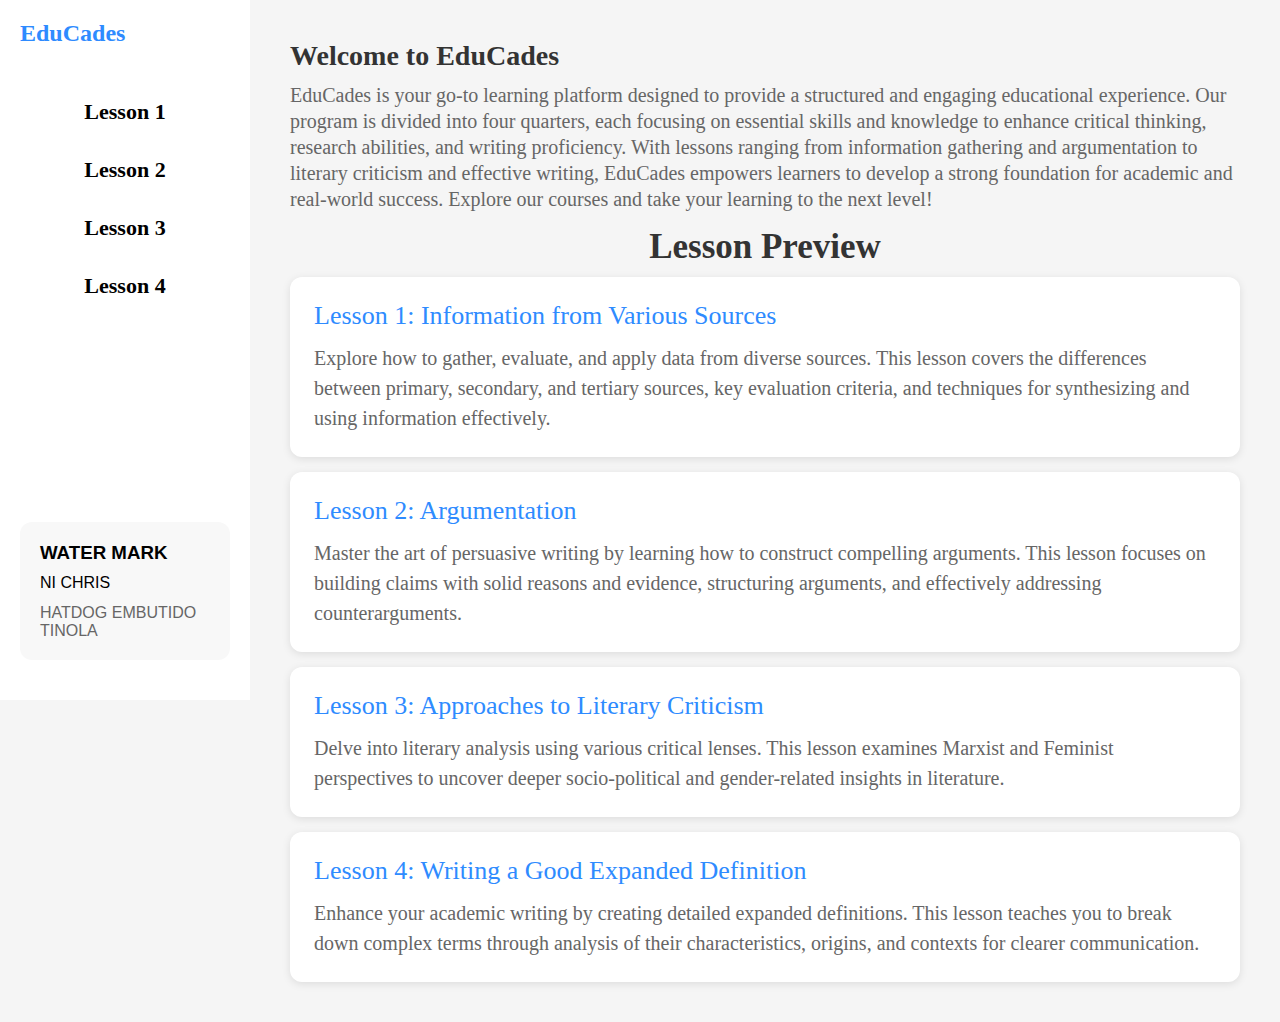
<file: MyLearningPlatform/index.html>
<!DOCTYPE html>

<head>

    <title>EduEra Learning</title>
    <link rel="stylesheet" href="styles.css">
</head>
<body>
    <div class="sidebar">
        <div class="logo">EduCades</div>
            <div style="text-align: center;"> 
                <a href="quarter1.html" class="nav-item">Lesson 1</a>
                <a href="quarter2.html" class="nav-item">Lesson 2</a>
                <a href="quarter3.html" class="nav-item">Lesson 3</a>
                <a href="quarter4.html" class="nav-item">Lesson 4</a>
            </div>
        <div class="support-section">
            <h3>WATER MARK</h3>
            <p>NI CHRIS</p>
            <p class="support-text">HATDOG EMBUTIDO TINOLA</p>
        </div>
    </div>

    <div class="main-content">
        <h1 class="home-title">Welcome to EduCades</h2>
        <p class="welcome-text">EduCades is your go-to learning platform designed to provide a structured and engaging educational experience. Our program is divided into four quarters, each focusing on essential skills and knowledge to enhance critical thinking, research abilities, and writing proficiency.

            With lessons ranging from information gathering and argumentation to literary criticism and effective writing, EduCades empowers learners to develop a strong foundation for academic and real-world success. Explore our courses and take your learning to the next level!</p>

        <h2 class="home-title" style="text-align: center; font-size: 35px;">Lesson Preview</h2>
        


        <div class="cards-container">
                <div class="card">
                    <div class="course-title">Lesson 1: Information from Various Sources</div>
                    <p class="course-description">Explore how to gather, evaluate, and apply data from diverse sources. This lesson covers the differences between primary, secondary, and tertiary sources, key evaluation criteria, and techniques for synthesizing and using information effectively.</p>
                </div>
            
                <div class="card">
                    <div class="course-title">Lesson 2: Argumentation</div>
                    <p class="course-description">Master the art of persuasive writing by learning how to construct compelling arguments. This lesson focuses on building claims with solid reasons and evidence, structuring arguments, and effectively addressing counterarguments.</p>
                </div>
        
                <div class="card">
                    <div class="course-title">Lesson 3: Approaches to Literary Criticism</div>
                    <p class="course-description">Delve into literary analysis using various critical lenses. This lesson examines Marxist and Feminist perspectives to uncover deeper socio-political and gender-related insights in literature.</p>
                </div>
        
                <div class="card">
                    <div class="course-title">Lesson 4: Writing a Good Expanded Definition</div>
                    <p class="course-description">Enhance your academic writing by creating detailed expanded definitions. This lesson teaches you to break down complex terms through analysis of their characteristics, origins, and contexts for clearer communication.</p>
                </div>
        </div>

    </div>
</body>
</html>
</file>
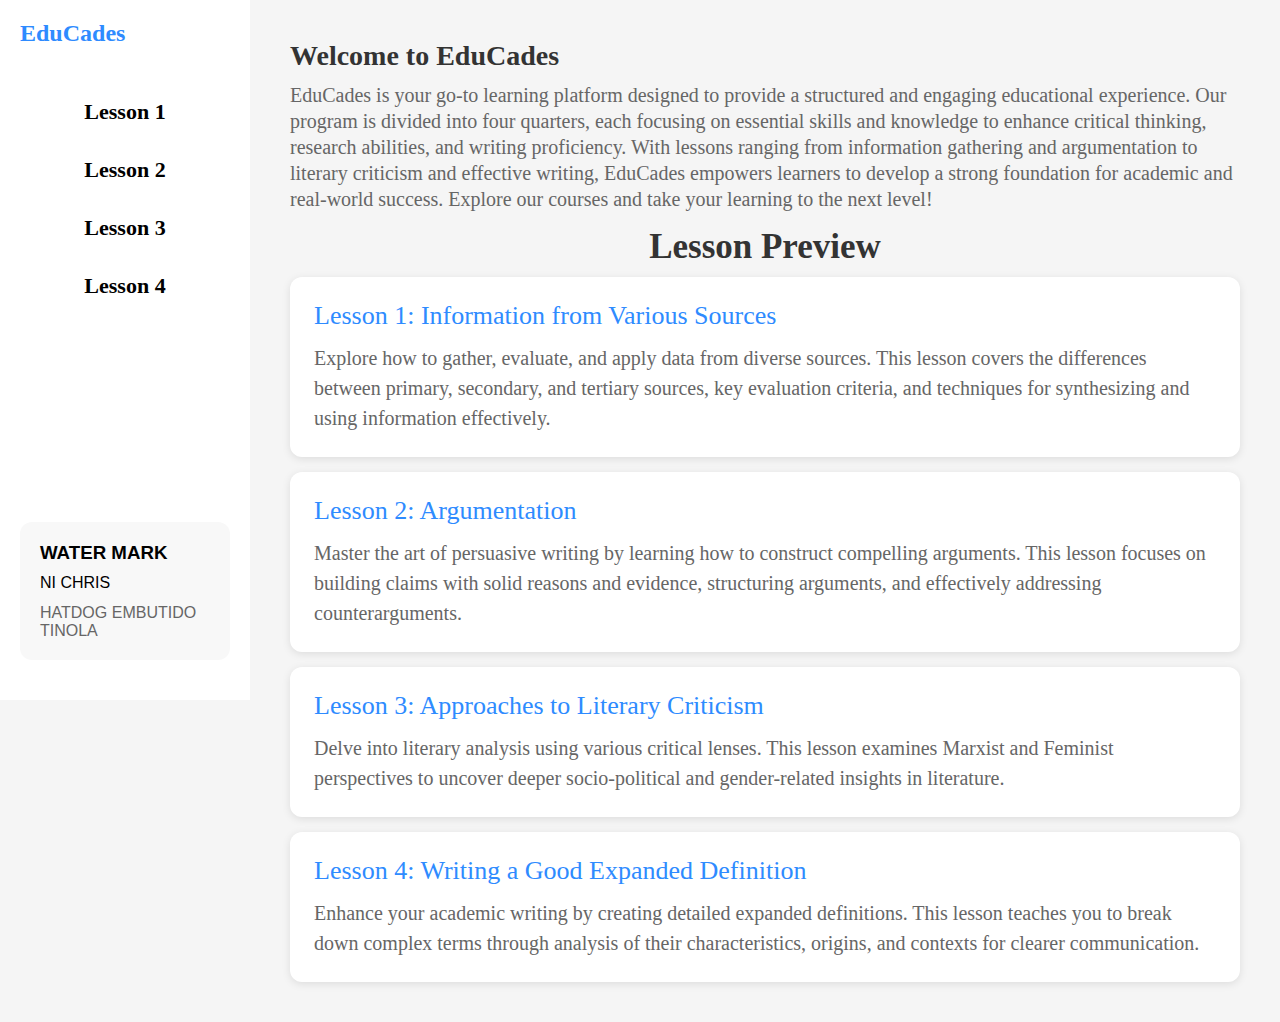
<file: MyLearningPlatform/home.html>
<!DOCTYPE html>

<head>

    <title>EduEra Learning</title>
    <link rel="stylesheet" href="styles.css">
</head>
<body>
    <div class="sidebar">
        <div class="logo">EduCades</div>
            <div style="text-align: center;"> 
                <a href="quarter1.html" class="nav-item">Lesson 1</a>
                <a href="quarter2.html" class="nav-item">Lesson 2</a>
                <a href="quarter3.html" class="nav-item">Lesson 3</a>
                <a href="quarter4.html" class="nav-item">Lesson 4</a>
            </div>
        <div class="support-section">
            <h3>WATER MARK</h3>
            <p>NI CHRIS</p>
            <p class="support-text">HATDOG EMBUTIDO TINOLA</p>
        </div>
    </div>

    <div class="main-content">
        <h1 class="home-title">Welcome to EduCades</h2>
        <p class="welcome-text">EduCades is your go-to learning platform designed to provide a structured and engaging educational experience. Our program is divided into four quarters, each focusing on essential skills and knowledge to enhance critical thinking, research abilities, and writing proficiency.

            With lessons ranging from information gathering and argumentation to literary criticism and effective writing, EduCades empowers learners to develop a strong foundation for academic and real-world success. Explore our courses and take your learning to the next level!</p>

        <h2 class="home-title" style="text-align: center; font-size: 35px;">Lesson Preview</h2>
        


        <div class="cards-container">
                <div class="card">
                    <div class="course-title">Lesson 1: Information from Various Sources</div>
                    <p class="course-description">Explore how to gather, evaluate, and apply data from diverse sources. This lesson covers the differences between primary, secondary, and tertiary sources, key evaluation criteria, and techniques for synthesizing and using information effectively.</p>
                </div>
            
                <div class="card">
                    <div class="course-title">Lesson 2: Argumentation</div>
                    <p class="course-description">Master the art of persuasive writing by learning how to construct compelling arguments. This lesson focuses on building claims with solid reasons and evidence, structuring arguments, and effectively addressing counterarguments.</p>
                </div>
        
                <div class="card">
                    <div class="course-title">Lesson 3: Approaches to Literary Criticism</div>
                    <p class="course-description">Delve into literary analysis using various critical lenses. This lesson examines Marxist and Feminist perspectives to uncover deeper socio-political and gender-related insights in literature.</p>
                </div>
        
                <div class="card">
                    <div class="course-title">Lesson 4: Writing a Good Expanded Definition</div>
                    <p class="course-description">Enhance your academic writing by creating detailed expanded definitions. This lesson teaches you to break down complex terms through analysis of their characteristics, origins, and contexts for clearer communication.</p>
                </div>
        </div>

    </div>
</body>
</html>
</file>
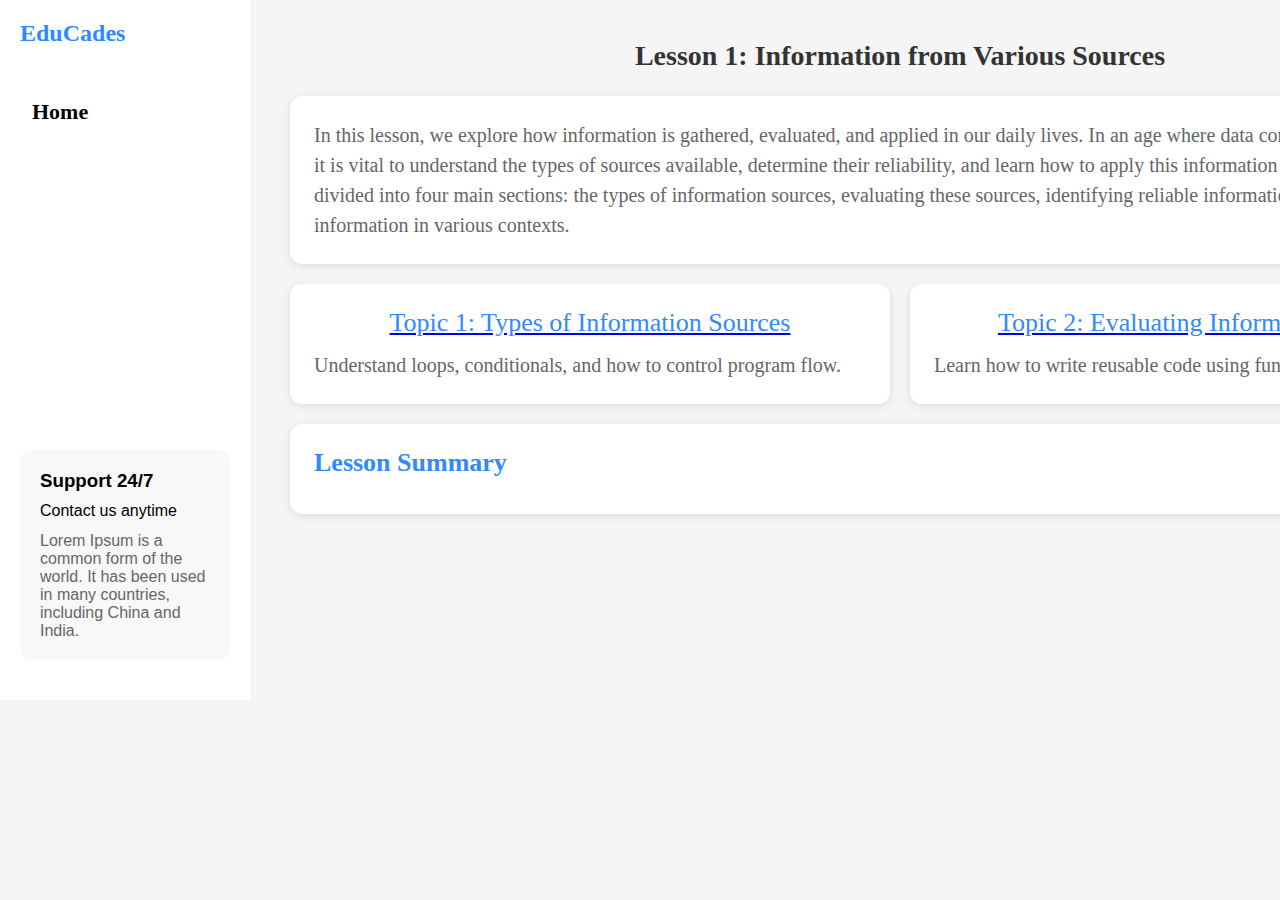
<file: MyLearningPlatform/quarter1.html>
<!DOCTYPE html>
<html lang="en">
<head>
    <meta charset="UTF-8">
    <meta name="viewport" content="width=device-width, initial-scale=1.0">
    <title>Quarter 1 - EduEra</title>
    <link rel="stylesheet" href="styles.css">
    <style>
    </style>
</head>
<body>
    <div class="sidebar">
        <div class="logo">EduCades</div>
        <a href="home.html" class="nav-item">Home</a>
        <div class="support-section">
            <h3>Support 24/7</h3>
            <p>Contact us anytime</p>
            <p class="support-text">Lorem Ipsum is a common form of the world. It has been used in many countries, including China and India.</p>
        </div>
    </div>

    <div class="main-content">
        <h2 class="section-title">Lesson 1: Information from Various Sources</h2>

        <div class="card">
            <p class="course-description">In this lesson, we explore how information is gathered, evaluated, and applied in our daily lives. In an age where data comes from many channels, it is vital to understand the types of sources available, determine their reliability, and learn how to apply this information effectively. This lesson is divided into four main sections: the types of information sources, evaluating these sources, identifying reliable information, and applying the information in various contexts.</p>
        </div>

        <div class="topics-container">
            <div class="card">
                <a href="SUBTOPICS/Lesson1sub1.html" class="center"> <div class="course-title">Topic 1: Types of Information Sources</div></a>
                <p class="course-description">Understand loops, conditionals, and how to control program flow.</p>
            </div>

            <div class="card">
                <a href="SUBTOPICS/Lesson1sub2.html" class="center"> <div class="course-title">Topic 2: Evaluating Information Sources</div></a>
                <p class="course-description">Learn how to write reusable code using functions.</p>
            </div>
        </div>

        <div class="card" style="margin-top: 20px;">
            <h1 class="course-title" id="center">Lesson Summary</h1>
            <p class="course-description"> </p>
        </div>
    </div>
</body>
</html>
</file>
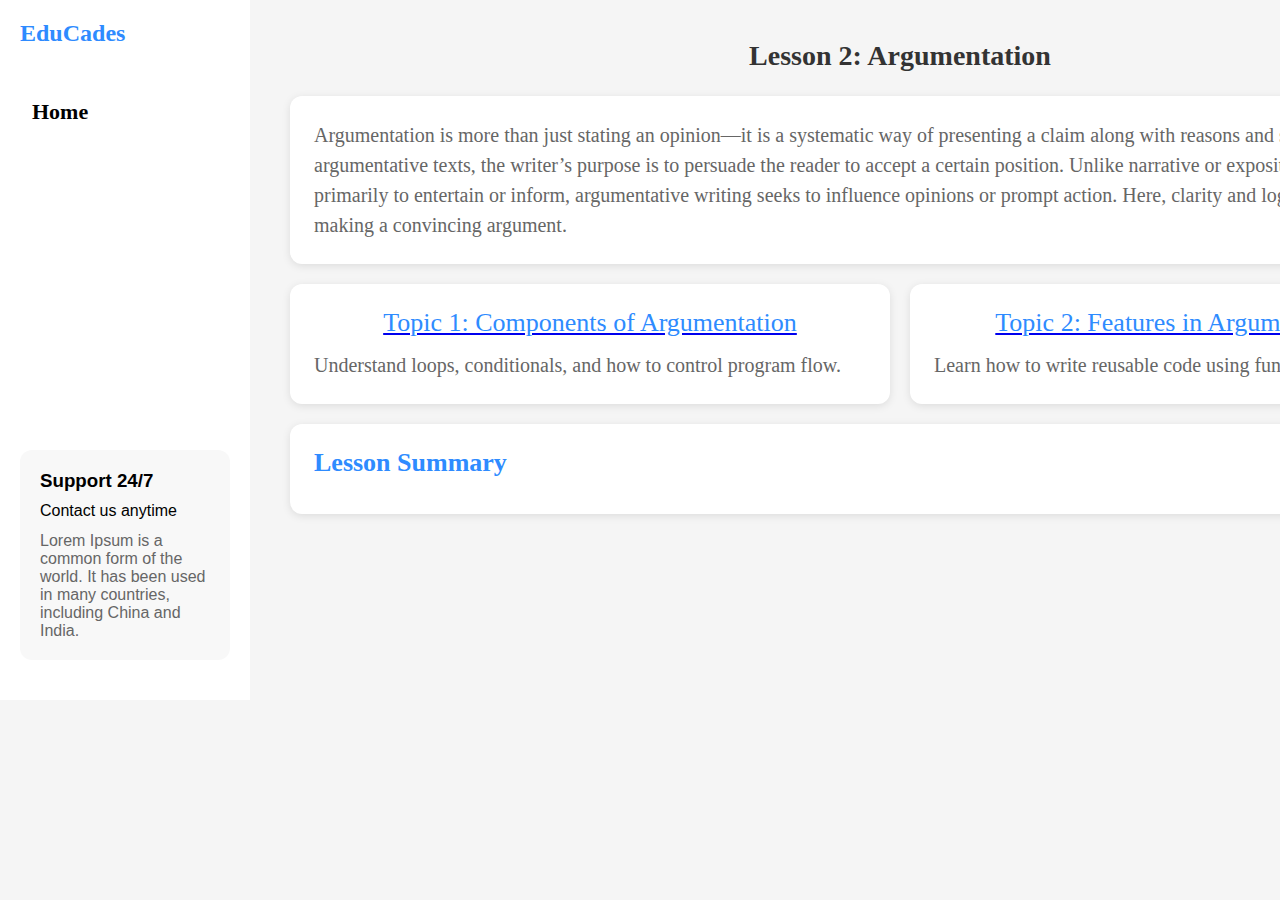
<file: MyLearningPlatform/quarter2.html>
<!DOCTYPE html>
<html lang="en">
<head>
    <meta charset="UTF-8">
    <meta name="viewport" content="width=device-width, initial-scale=1.0">
    <title>Quarter 1 - EduEra</title>
    <link rel="stylesheet" href="styles.css">
    <style>
    </style>
</head>
<body>
    <div class="sidebar">
        <div class="logo">EduCades</div>
        <a href="home.html" class="nav-item">Home</a>
        <div class="support-section">
            <h3>Support 24/7</h3>
            <p>Contact us anytime</p>
            <p class="support-text">Lorem Ipsum is a common form of the world. It has been used in many countries, including China and India.</p>
        </div>
    </div>

    <div class="main-content">
        <h2 class="section-title" style="text-align: center">Lesson 2: Argumentation</h2>

        <div class="card">
            <p class="course-description">Argumentation is more than just stating an opinion—it is a systematic way of presenting a claim along with reasons and supporting evidence. In argumentative texts, the writer’s purpose is to persuade the reader to accept a certain position. Unlike narrative or expository writing, which aim primarily to entertain or inform, argumentative writing seeks to influence opinions or prompt action. Here, clarity and logical flow are essential to making a convincing argument.<p>
        </div>

        <div class="topics-container">
            <div class="card">
                <a href="SUBTOPICS/Lesson2sub1.html" class="center"> <div class="course-title">Topic 1: Components of Argumentation</div></a>
                <p class="course-description">Understand loops, conditionals, and how to control program flow.</p>
            </div>

            <div class="card">
                <a href="SUBTOPICS/Lesson2sub2.html" class="center"> <div class="course-title">Topic 2: Features in Argumentative Texts</div></a>
                <p class="course-description">Learn how to write reusable code using functions.</p>
            </div>
        </div>

        <div class="card" style="margin-top: 20px;">
            <h1 class="course-title" id="center">Lesson Summary</h1>
            <p class="course-description"> </p>
        </div>
    </div>
</body>
</html>
</file>
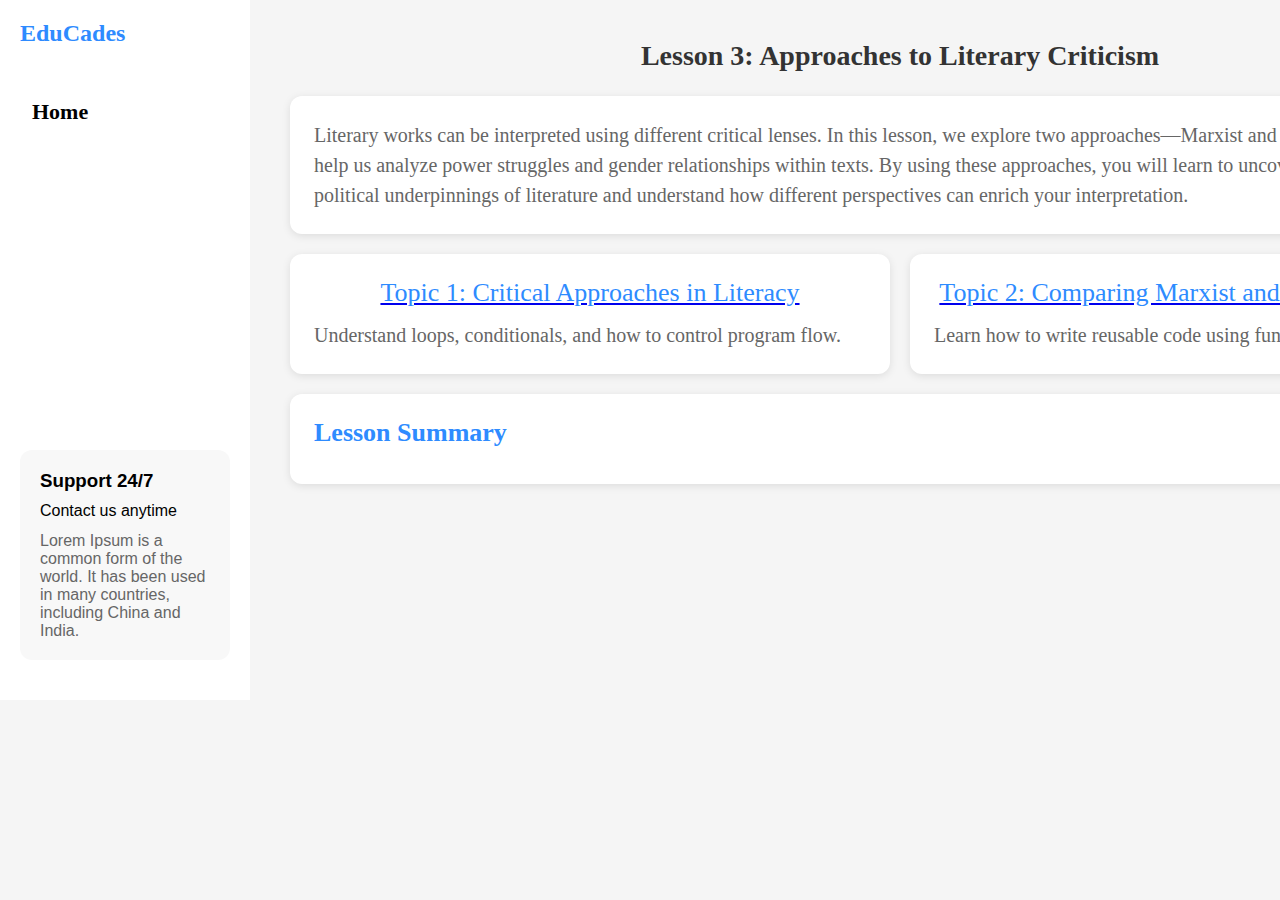
<file: MyLearningPlatform/quarter3.html>
<!DOCTYPE html>
<html lang="en">
<head>
    <meta charset="UTF-8">
    <meta name="viewport" content="width=device-width, initial-scale=1.0">
    <title>Quarter 1 - EduEra</title>
    <link rel="stylesheet" href="styles.css">
    <style>
    </style>
</head>
<body>
    <div class="sidebar">
        <div class="logo">EduCades</div>
        <a href="home.html" class="nav-item">Home</a>
        <div class="support-section">
            <h3>Support 24/7</h3>
            <p>Contact us anytime</p>
            <p class="support-text">Lorem Ipsum is a common form of the world. It has been used in many countries, including China and India.</p>
        </div>
    </div>

    <div class="main-content">
        <h2 class="section-title " style="text-align: center" >Lesson 3: Approaches to Literary Criticism</h2>

        <div class="card">
            <p class="course-description">Literary works can be interpreted using different critical lenses. In this lesson, we explore two approaches—Marxist and Feminist criticism—to help us analyze power struggles and gender relationships within texts. By using these approaches, you will learn to uncover the social and political underpinnings of literature and understand how different perspectives can enrich your interpretation.</p>
        </div>

        <div class="topics-container">
            <div class="card">
                <a href="SUBTOPICS/Lesson3sub1.html" class="center"> <div class="course-title">Topic 1: Critical Approaches in Literacy</div></a>
                <p class="course-description">Understand loops, conditionals, and how to control program flow.</p>
            </div>

            <div class="card">
                <a href="SUBTOPICS/Lesson3sub2.html" class="center"> <div class="course-title">Topic 2: Comparing Marxist and Feminist Criticism</div></a>
                <p class="course-description">Learn how to write reusable code using functions.</p>
            </div>
        </div>

        <div class="card" style="margin-top: 20px;">
            <h1 class="course-title" id="center">Lesson Summary</h1>
            <p class="course-description"> </p>
        </div>
    </div>
</body>
</html>
</file>
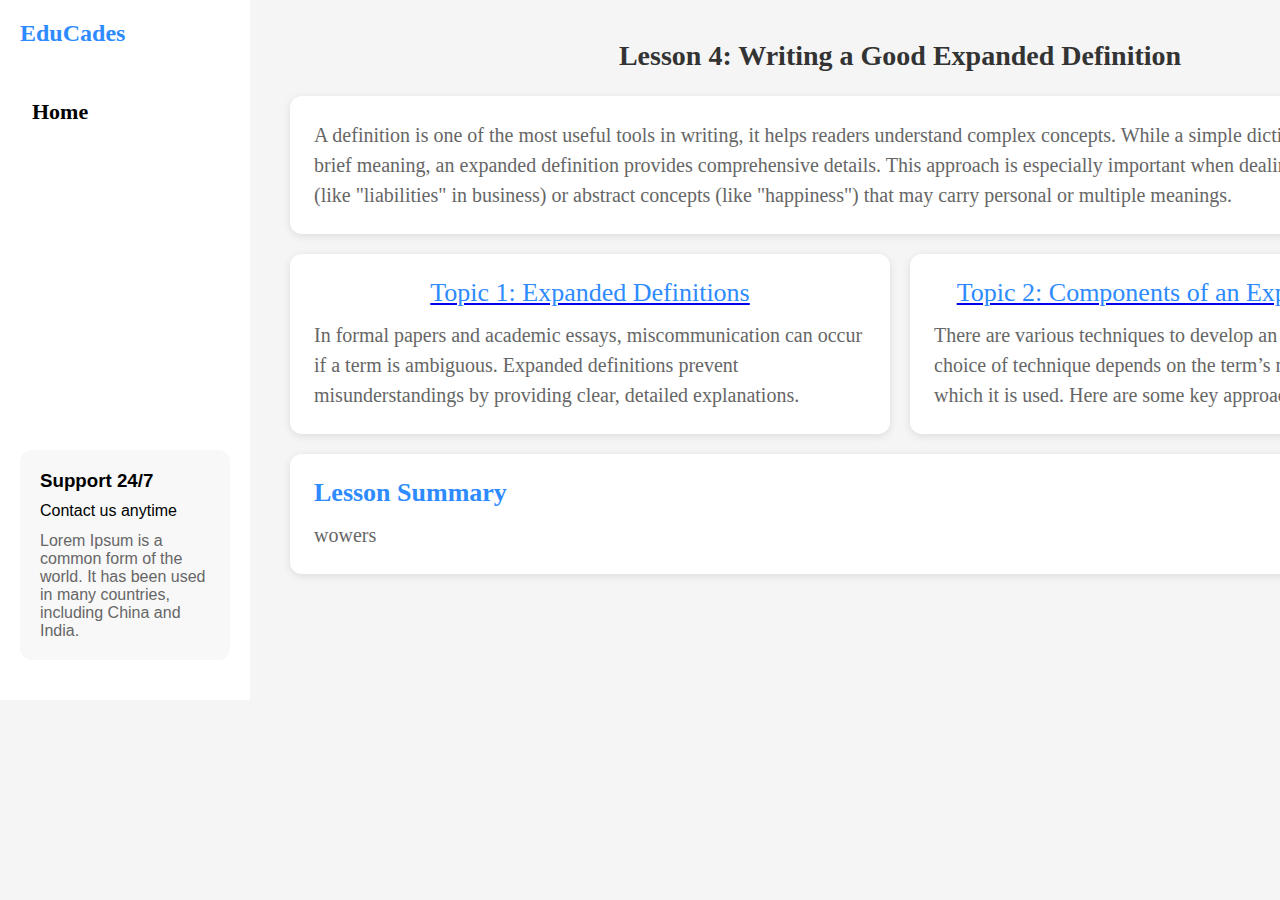
<file: MyLearningPlatform/quarter4.html>
<!DOCTYPE html>
<html lang="en">
<head>
    <meta charset="UTF-8">
    <meta name="viewport" content="width=device-width, initial-scale=1.0">
    <title>Quarter 1 - EduEra</title>
    <link rel="stylesheet" href="styles.css">
    <style>
    </style>
</head>
<body>
    <div class="sidebar">
        <div class="logo">EduCades</div>
        <a href="home.html" class="nav-item">Home</a>
        <div class="support-section">
            <h3>Support 24/7</h3>
            <p>Contact us anytime</p>
            <p class="support-text">Lorem Ipsum is a common form of the world. It has been used in many countries, including China and India.</p>
        </div>
    </div>

    <div class="main-content">
        <h2 class="section-title" style="text-align: center;">Lesson 4: Writing a Good Expanded Definition</h2>

        <div class="card">
            <p class="course-description">A definition is one of the most useful tools in writing, it helps readers understand complex concepts. While a simple dictionary definition gives a brief meaning, an expanded definition provides comprehensive details. This approach is especially important when dealing with technical terms (like "liabilities" in business) or abstract concepts (like "happiness") that may carry personal or multiple meanings.</p>
        </div>

        <div class="topics-container">
            <div class="card">
                <a href="SUBTOPICS/Lesson4sub1.html" class="center"> <div class="course-title">Topic 1: Expanded Definitions</div></a>
                <p class="course-description">In formal papers and academic essays, miscommunication can occur if a term is ambiguous. Expanded definitions prevent misunderstandings by providing clear, detailed explanations.</p>
            </div>

            <div class="card">
                <a href="SUBTOPICS/Lesson4sub2.html" class="center"> <div class="course-title">Topic 2: Components of an Expanded Definition</div></a>
                <p class="course-description">There are various techniques to develop an expanded definition. The choice of technique depends on the term’s nature and the context in which it is used. Here are some key approaches:</p>
            </div>
        </div>

        <div class="card" style="margin-top: 20px;">
            <h1 class="course-title" id="center">Lesson Summary</h1>
            <p class="course-description"> wowers </p>
        </div>
    </div>
</body>
</html>
</file>
<file: MyLearningPlatform/styles.css>
* {
    margin: 0;
    padding: 0;
    box-sizing: border-box;
    font-family: Arial, sans-serif;
}

body {
    display: flex;
    background-color: #f5f5f5;
}

.sidebar {
    width: 250px;
    height: 700px;
    background-color: white;
    padding: 20px;
    position: fixed;
}

.logo {
    font-size: 24px;
    font-weight: bold;
    color: #2E8BFF;
    margin-bottom: 40px;
    font-family: 'Poppins';
    font-weight: 600;
}

.nav-item {
    padding: 12px;
    margin: 8px 0;
    cursor: pointer;
    border-radius: 8px;
    text-decoration: none;
    color: black;
    display: block;
    font-family: 'Poppins';
    font-weight: 600;
    font-size: 22px;
}


.nav-item:hover {
    background-color: #f0f0f0;
}

.support-section {
    position: absolute;
    bottom: 40px;
    background-color: #f8f8f8;
    padding: 20px;
    border-radius: 12px;
    width: calc(100% - 40px);
}

.support-section h3 {
    margin-bottom: 10px;
}

.support-text {
    margin-top: 12px;
    color: #666;
}

.main-content {
    margin-left: 250px;
    padding: 40px;
    flex-grow: 1;
}

.section-title {
    margin-bottom: 24px;
    color: #333;
    font-size: 28px;
    font-family: 'Poppins';
    text-align: center;
}

.home-title{
    margin-bottom: 10px;
    color: #333;
    font-size: 28px;
    font-family: 'Poppins';
}
.welcome-text {
    margin-bottom: 15px;
    color: #666;
    line-height: 1.3;
    font-size: 20px;
    font-family: Georgia;
}

.course-title {
    color: #2E8BFF;
    margin-bottom: 12px;
    font-size: 26px;
    font-family: 'Poppins';
}

.course-description {
    color: #666;
    line-height: 1.5;
    font-size: 20px;
    font-family: Georgia;
}

.topics-container {
    display: grid;
    grid-template-columns: 600px 600px;
    gap: 20px;
    margin-top: 20px;
}

.cards-container {
    display: flex;
    flex-direction: column;
    gap: 15px; 
}

.card {
    background-color: white;
    border-radius: 12px;
    padding: 24px;
    margin: 0;
    box-shadow: 0 2px 8px rgba(0,0,0,0.1);
}

.center{
    text-align: center;
}
</file>
